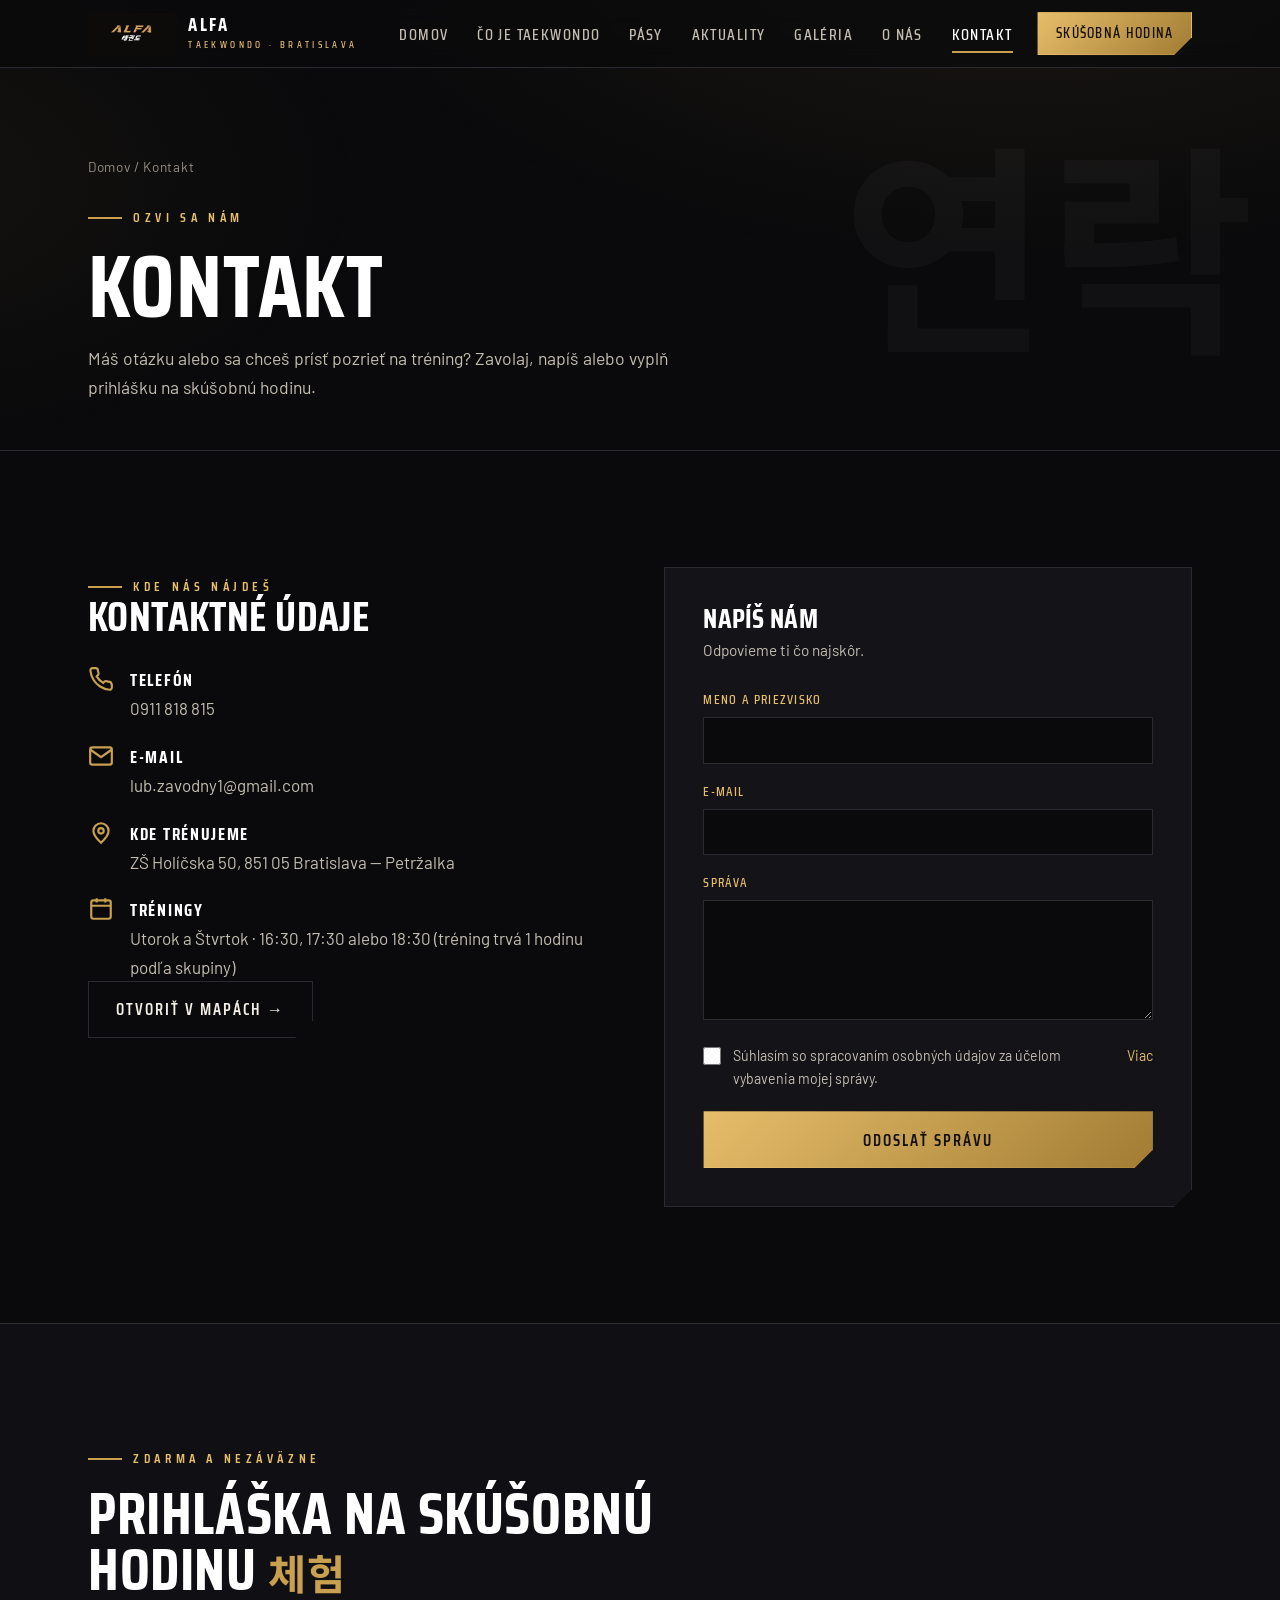
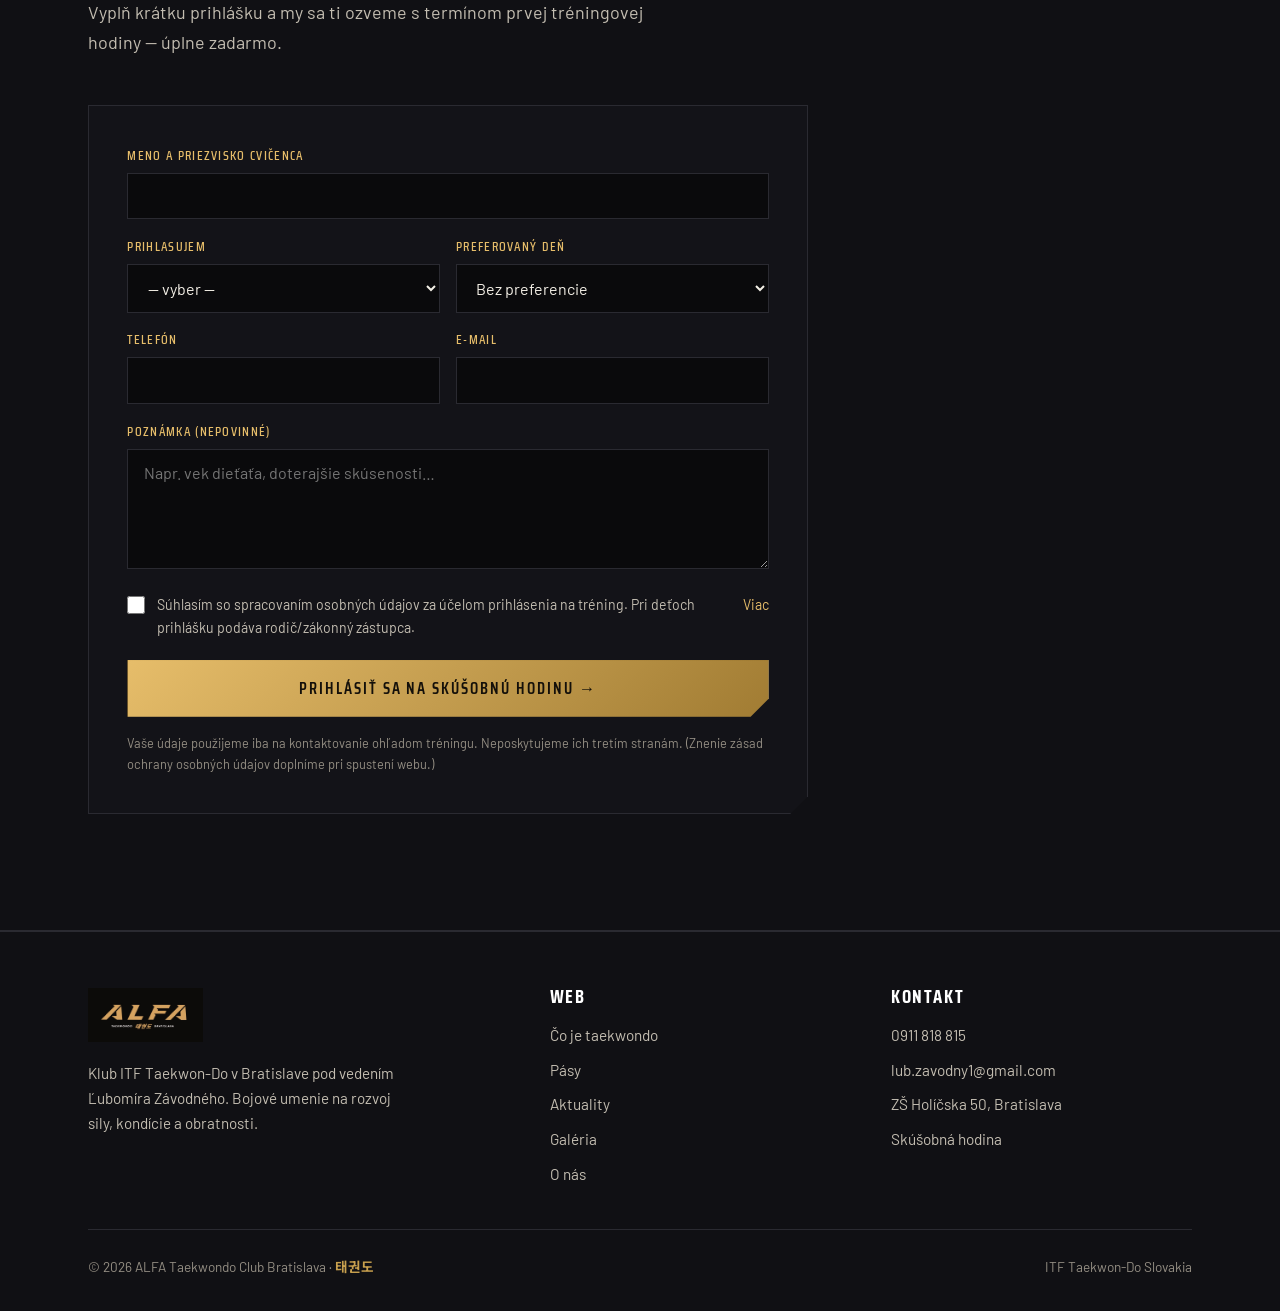
<file: kontakty.html>
<!DOCTYPE html>
<html lang="sk">
<head>
  <meta charset="UTF-8">
  <meta name="viewport" content="width=device-width, initial-scale=1.0">
  <title>Kontakt &amp; prihláška — ALFA Taekwondo Club Bratislava</title>
  <meta name="description" content="Kontakt na klub ALFA Taekwondo Bratislava a prihláška na skúšobnú hodinu zdarma. ZŠ Holíčska 50, tel. 0911 818 815.">
  <link rel="stylesheet" href="css/fonts.css">
  <script>document.documentElement.className += " js";</script>
  <link rel="stylesheet" href="css/style.css">
</head>
<body>
  <header class="site-header">
    <div class="container nav">
      <a class="brand" href="index.php"><img src="assets/logo-mark.jpg" alt="ALFA Taekwondo"><span class="brand-txt"><b>ALFA</b><span>Taekwondo · Bratislava</span></span></a>
      <button class="nav-toggle" aria-label="Menu" aria-expanded="false"><span></span><span></span><span></span></button>
      <ul class="nav-links">
        <li><a href="index.php">Domov</a></li>
        <li><a href="co-je-taekwondo.html">Čo je taekwondo</a></li>
        <li><a href="pasy.html">Pásy</a></li>
        <li><a href="aktuality.php">Aktuality</a></li>
        <li><a href="galeria.php">Galéria</a></li>
        <li><a href="o-nas.html">O nás</a></li>
        <li><a href="kontakty.html">Kontakt</a></li>
        <li class="nav-cta"><a class="btn btn-primary" href="#prihlaska">Skúšobná hodina</a></li>
      </ul>
    </div>
  </header>

  <section class="page-hero">
    <span class="kr-bg" aria-hidden="true">연락</span>
    <div class="container">
      <div class="breadcrumb"><a href="index.php">Domov</a> / Kontakt</div>
      <span class="eyebrow">Ozvi sa nám</span>
      <h1>Kontakt</h1>
      <p>Máš otázku alebo sa chceš prísť pozrieť na tréning? Zavolaj, napíš alebo vyplň prihlášku na skúšobnú hodinu.</p>
    </div>
  </section>

  <!-- Kontaktné údaje + kontaktný formulár -->
  <section>
    <div class="container form-wrap">
      <div class="reveal">
        <span class="eyebrow">Kde nás nájdeš</span>
        <h2 class="section-title" style="font-size:clamp(1.8rem,4vw,2.6rem);margin-bottom:1.8rem;">Kontaktné údaje</h2>
        <ul class="contact-list">
          <li><span class="ic"><svg viewBox="0 0 24 24" fill="none" stroke="currentColor" stroke-width="2"><path d="M22 16.9v3a2 2 0 01-2.2 2 19.8 19.8 0 01-8.6-3 19.5 19.5 0 01-6-6 19.8 19.8 0 01-3-8.7A2 2 0 014.1 2h3a2 2 0 012 1.7c.1.9.3 1.8.6 2.6a2 2 0 01-.5 2.1L8 9.6a16 16 0 006 6l1.2-1.2a2 2 0 012.1-.4c.8.3 1.7.5 2.6.6a2 2 0 011.7 2z"/></svg></span><div><b>Telefón</b><a href="tel:+421911818815">0911 818 815</a></div></li>
          <li><span class="ic"><svg viewBox="0 0 24 24" fill="none" stroke="currentColor" stroke-width="2"><rect x="2" y="4" width="20" height="16" rx="2"/><path d="m2 6 10 7L22 6"/></svg></span><div><b>E-mail</b><a href="mailto:lub.zavodny1@gmail.com">lub.zavodny1@gmail.com</a></div></li>
          <li><span class="ic"><svg viewBox="0 0 24 24" fill="none" stroke="currentColor" stroke-width="2"><path d="M12 21s-7-6.3-7-11a7 7 0 0114 0c0 4.7-7 11-7 11z"/><circle cx="12" cy="10" r="2.5"/></svg></span><div><b>Kde trénujeme</b><span>ZŠ Holíčska 50, 851 05 Bratislava — Petržalka</span></div></li>
          <li><span class="ic"><svg viewBox="0 0 24 24" fill="none" stroke="currentColor" stroke-width="2"><rect x="3" y="4" width="18" height="17" rx="2"/><path d="M3 9h18M8 2v4M16 2v4"/></svg></span><div><b>Tréningy</b><span>Utorok a Štvrtok · 16:30, 17:30 alebo 18:30 (tréning trvá 1 hodinu podľa skupiny)</span></div></li>
        </ul>
        <a class="btn btn-ghost map-link" href="https://www.google.com/maps/search/?api=1&query=Z%C5%A0+Hol%C3%AD%C4%8Dska+50+Bratislava" target="_blank" rel="noopener">Otvoriť v mapách →</a>
      </div>

      <div class="form-card reveal">
        <h3>Napíš nám</h3>
        <p>Odpovieme ti čo najskôr.</p>
        <form data-demo>
          <div class="field"><label for="c-meno">Meno a priezvisko</label><input id="c-meno" name="meno" type="text" required></div>
          <div class="field"><label for="c-email">E-mail</label><input id="c-email" name="email" type="email" required></div>
          <div class="field"><label for="c-sprava">Správa</label><textarea id="c-sprava" name="sprava" required></textarea></div>
          <label class="checkbox"><input type="checkbox" required> Súhlasím so spracovaním osobných údajov za účelom vybavenia mojej správy. <a href="#gdpr" style="color:var(--gold-2)">Viac</a></label>
          <button class="btn btn-primary" type="submit">Odoslať správu</button>
        </form>
      </div>
    </div>
  </section>

  <!-- Prihláška na skúšobnú hodinu -->
  <section id="prihlaska" style="background:var(--ink-2);border-block:1px solid var(--line);">
    <div class="container">
      <div class="head-block reveal">
        <span class="eyebrow">Zdarma a nezáväzne</span>
        <h2 class="section-title">Prihláška na skúšobnú hodinu <span class="kr">체험</span></h2>
        <p class="lead">Vyplň krátku prihlášku a my sa ti ozveme s termínom prvej tréningovej hodiny — úplne zadarmo.</p>
      </div>
      <div class="form-card reveal" style="max-width:720px;">
        <form data-demo="prihlaska">
          <div class="field"><label for="p-meno">Meno a priezvisko cvičenca</label><input id="p-meno" name="meno" type="text" required></div>
          <div class="field row2">
            <div><label for="p-prekoho">Prihlasujem</label>
              <select id="p-prekoho" name="prekoho" required>
                <option value="">— vyber —</option>
                <option>Dieťa</option>
                <option>Dospelý (seba)</option>
              </select>
            </div>
            <div><label for="p-den">Preferovaný deň</label>
              <select id="p-den" name="den">
                <option value="">Bez preferencie</option>
                <option>Utorok</option>
                <option>Štvrtok</option>
              </select>
            </div>
          </div>
          <div class="field row2">
            <div><label for="p-tel">Telefón</label><input id="p-tel" name="telefon" type="tel" required></div>
            <div><label for="p-email">E-mail</label><input id="p-email" name="email" type="email" required></div>
          </div>
          <div class="field"><label for="p-sprava">Poznámka (nepovinné)</label><textarea id="p-sprava" name="sprava" placeholder="Napr. vek dieťaťa, doterajšie skúsenosti…"></textarea></div>
          <label class="checkbox"><input type="checkbox" required> Súhlasím so spracovaním osobných údajov za účelom prihlásenia na tréning. Pri deťoch prihlášku podáva rodič/zákonný zástupca. <a href="#gdpr" style="color:var(--gold-2)">Viac</a></label>
          <button class="btn btn-primary" type="submit">Prihlásiť sa na skúšobnú hodinu →</button>
          <p class="form-note" id="gdpr">Vaše údaje použijeme iba na kontaktovanie ohľadom tréningu. Neposkytujeme ich tretím stranám. (Znenie zásad ochrany osobných údajov doplníme pri spustení webu.)</p>
        </form>
      </div>
    </div>
  </section>

  <footer class="site-footer">
    <div class="container">
      <div class="footer-grid">
        <div><a class="brand" href="index.php"><img src="assets/logo-wordmark.jpg" alt="ALFA Taekwondo Bratislava"></a><p class="f-about">Klub ITF Taekwon-Do v Bratislave pod vedením Ľubomíra Závodného. Bojové umenie na rozvoj sily, kondície a obratnosti.</p></div>
        <div class="footer-col"><h4>Web</h4><ul><li><a href="co-je-taekwondo.html">Čo je taekwondo</a></li><li><a href="pasy.html">Pásy</a></li><li><a href="aktuality.php">Aktuality</a></li><li><a href="galeria.php">Galéria</a></li><li><a href="o-nas.html">O nás</a></li></ul></div>
        <div class="footer-col"><h4>Kontakt</h4><ul><li><a href="tel:+421911818815">0911 818 815</a></li><li><a href="mailto:lub.zavodny1@gmail.com">lub.zavodny1@gmail.com</a></li><li>ZŠ Holíčska 50, Bratislava</li><li><a href="#prihlaska">Skúšobná hodina</a></li></ul></div>
      </div>
      <div class="footer-bottom"><span>© <span data-year>2026</span> ALFA Taekwondo Club Bratislava · <span class="kr">태권도</span></span><span>ITF Taekwon-Do Slovakia</span></div>
    </div>
  </footer>
  <script src="js/main.js"></script>
</body>
</html>
</file>
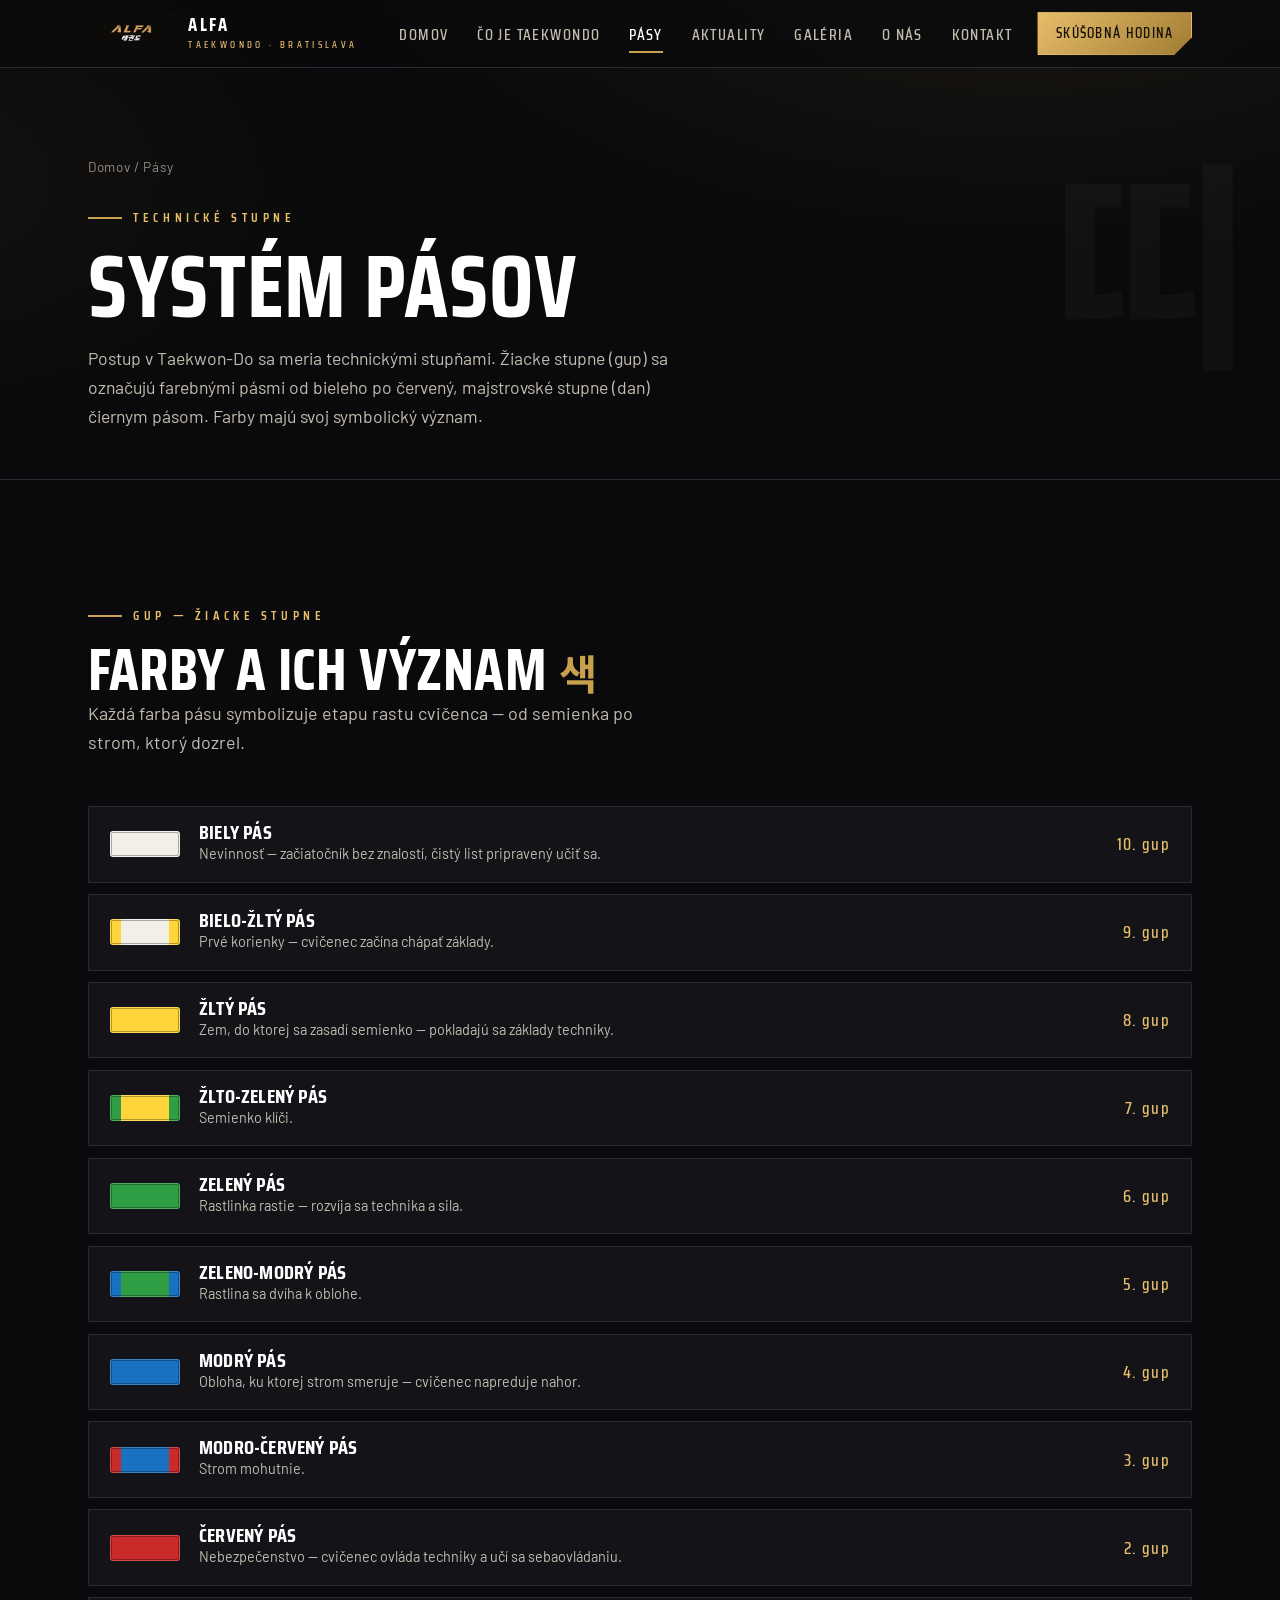
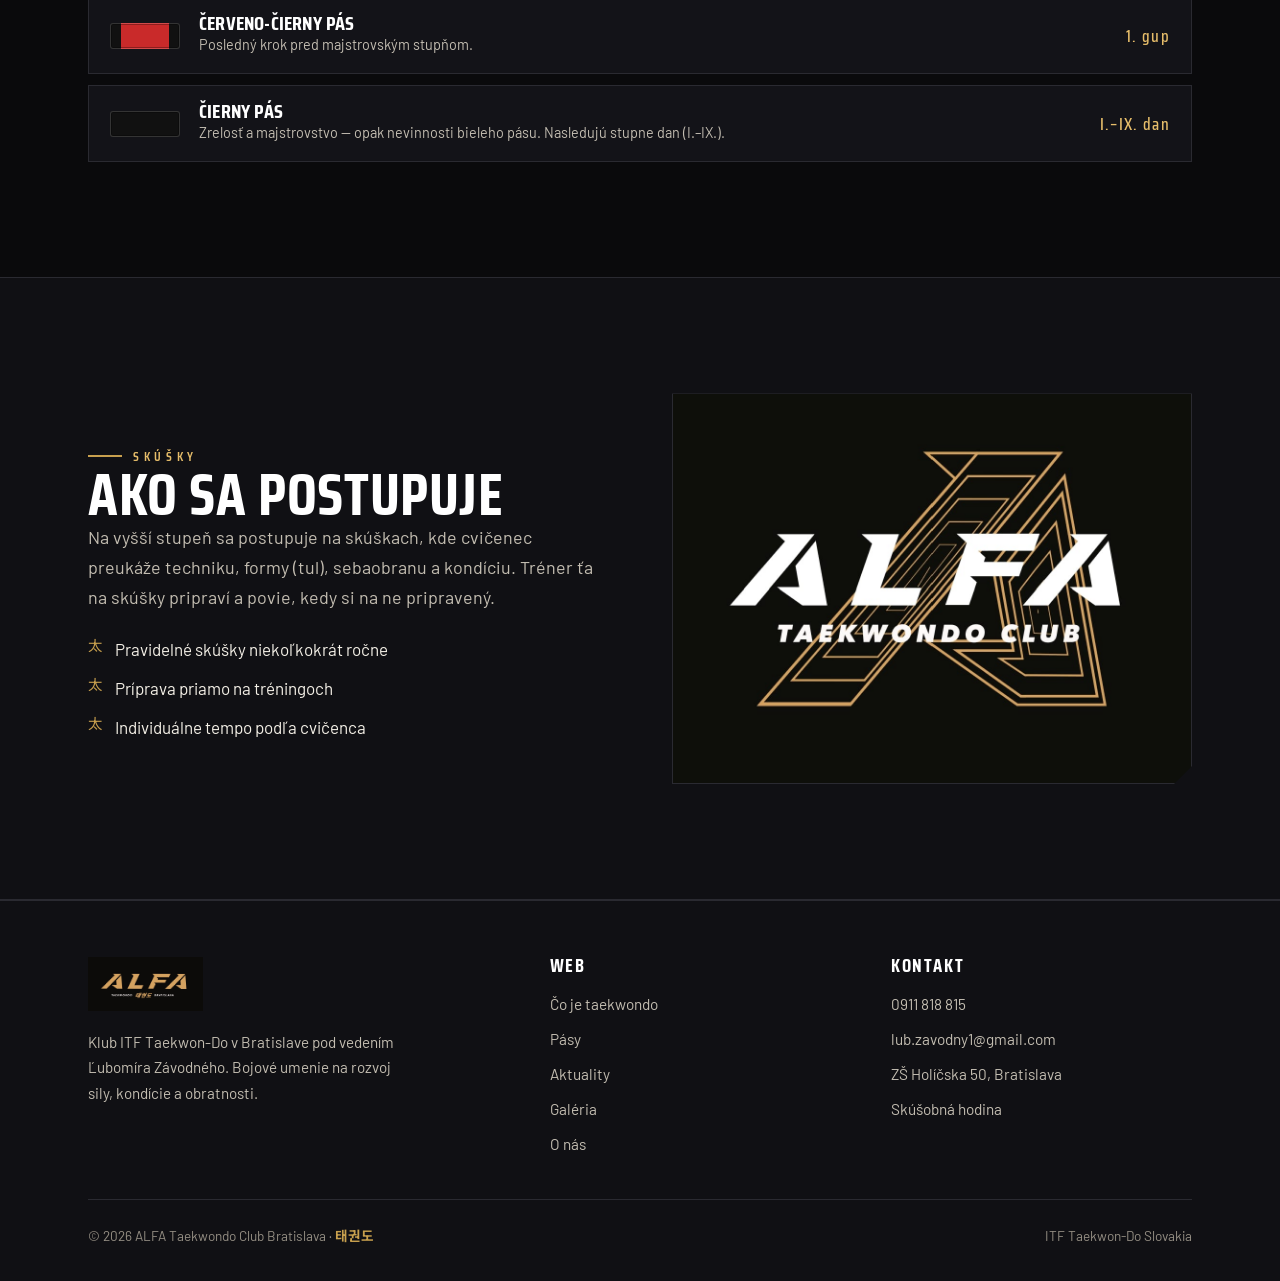
<file: pasy.html>
<!DOCTYPE html>
<html lang="sk">
<head>
  <meta charset="UTF-8">
  <meta name="viewport" content="width=device-width, initial-scale=1.0">
  <title>Pásy — systém stupňov ITF Taekwon-Do | ALFA Bratislava</title>
  <meta name="description" content="Systém pásov v ITF Taekwon-Do — od bieleho po čierny pás. Význam farieb a technické stupne (gup a dan).">
  <link rel="stylesheet" href="css/fonts.css">
  <script>document.documentElement.className += " js";</script>
  <link rel="stylesheet" href="css/style.css">
</head>
<body>
  <header class="site-header">
    <div class="container nav">
      <a class="brand" href="index.php"><img src="assets/logo-mark.jpg" alt="ALFA Taekwondo"><span class="brand-txt"><b>ALFA</b><span>Taekwondo · Bratislava</span></span></a>
      <button class="nav-toggle" aria-label="Menu" aria-expanded="false"><span></span><span></span><span></span></button>
      <ul class="nav-links">
        <li><a href="index.php">Domov</a></li>
        <li><a href="co-je-taekwondo.html">Čo je taekwondo</a></li>
        <li><a href="pasy.html">Pásy</a></li>
        <li><a href="aktuality.php">Aktuality</a></li>
        <li><a href="galeria.php">Galéria</a></li>
        <li><a href="o-nas.html">O nás</a></li>
        <li><a href="kontakty.html">Kontakt</a></li>
        <li class="nav-cta"><a class="btn btn-primary" href="kontakty.html#prihlaska">Skúšobná hodina</a></li>
      </ul>
    </div>
  </header>

  <section class="page-hero">
    <span class="kr-bg" aria-hidden="true">띠</span>
    <div class="container">
      <div class="breadcrumb"><a href="index.php">Domov</a> / Pásy</div>
      <span class="eyebrow">Technické stupne</span>
      <h1>Systém pásov</h1>
      <p>Postup v Taekwon-Do sa meria technickými stupňami. Žiacke stupne (gup) sa označujú farebnými pásmi od bieleho po červený, majstrovské stupne (dan) čiernym pásom. Farby majú svoj symbolický význam.</p>
    </div>
  </section>

  <section>
    <div class="container">
      <div class="head-block reveal">
        <span class="eyebrow">Gup — žiacke stupne</span>
        <h2 class="section-title">Farby a ich význam <span class="kr">색</span></h2>
        <p class="lead">Každá farba pásu symbolizuje etapu rastu cvičenca — od semienka po strom, ktorý dozrel.</p>
      </div>
      <div class="belts">
        <div class="belt reveal"><span class="swatch" style="background:#f2efe6;"></span><div><h4>Biely pás</h4><p>Nevinnosť — začiatočník bez znalostí, čistý list pripravený učiť sa.</p></div><span class="grade">10. gup</span></div>
        <div class="belt reveal"><span class="swatch" style="background:linear-gradient(90deg,#ffd43b 0 15%,#f2efe6 15% 85%,#ffd43b 85% 100%);"></span><div><h4>Bielo-žltý pás</h4><p>Prvé korienky — cvičenec začína chápať základy.</p></div><span class="grade">9. gup</span></div>
        <div class="belt reveal"><span class="swatch" style="background:#ffd43b;"></span><div><h4>Žltý pás</h4><p>Zem, do ktorej sa zasadí semienko — pokladajú sa základy techniky.</p></div><span class="grade">8. gup</span></div>
        <div class="belt reveal"><span class="swatch" style="background:linear-gradient(90deg,#2f9e44 0 15%,#ffd43b 15% 85%,#2f9e44 85% 100%);"></span><div><h4>Žlto-zelený pás</h4><p>Semienko klíči.</p></div><span class="grade">7. gup</span></div>
        <div class="belt reveal"><span class="swatch" style="background:#2f9e44;"></span><div><h4>Zelený pás</h4><p>Rastlinka rastie — rozvíja sa technika a sila.</p></div><span class="grade">6. gup</span></div>
        <div class="belt reveal"><span class="swatch" style="background:linear-gradient(90deg,#1971c2 0 15%,#2f9e44 15% 85%,#1971c2 85% 100%);"></span><div><h4>Zeleno-modrý pás</h4><p>Rastlina sa dvíha k oblohe.</p></div><span class="grade">5. gup</span></div>
        <div class="belt reveal"><span class="swatch" style="background:#1971c2;"></span><div><h4>Modrý pás</h4><p>Obloha, ku ktorej strom smeruje — cvičenec napreduje nahor.</p></div><span class="grade">4. gup</span></div>
        <div class="belt reveal"><span class="swatch" style="background:linear-gradient(90deg,#c92a2a 0 15%,#1971c2 15% 85%,#c92a2a 85% 100%);"></span><div><h4>Modro-červený pás</h4><p>Strom mohutnie.</p></div><span class="grade">3. gup</span></div>
        <div class="belt reveal"><span class="swatch" style="background:#c92a2a;"></span><div><h4>Červený pás</h4><p>Nebezpečenstvo — cvičenec ovláda techniky a učí sa sebaovládaniu.</p></div><span class="grade">2. gup</span></div>
        <div class="belt reveal"><span class="swatch" style="background:linear-gradient(90deg,#111 0 15%,#c92a2a 15% 85%,#111 85% 100%);"></span><div><h4>Červeno-čierny pás</h4><p>Posledný krok pred majstrovským stupňom.</p></div><span class="grade">1. gup</span></div>
        <div class="belt reveal"><span class="swatch" style="background:#111;"></span><div><h4>Čierny pás</h4><p>Zrelosť a majstrovstvo — opak nevinnosti bieleho pásu. Nasledujú stupne dan (I.–IX.).</p></div><span class="grade">I.–IX. dan</span></div>
      </div>
    </div>
  </section>

  <section style="background:var(--ink-2);border-block:1px solid var(--line);">
    <div class="container split rev">
      <div class="split-media reveal"><img src="assets/logo-full.jpg" alt="ALFA Taekwondo Club"></div>
      <div class="reveal">
        <span class="eyebrow">Skúšky</span>
        <h2 class="section-title">Ako sa postupuje</h2>
        <p class="lead">Na vyšší stupeň sa postupuje na skúškach, kde cvičenec preukáže techniku, formy (tul), sebaobranu a kondíciu. Tréner ťa na skúšky pripraví a povie, kedy si na ne pripravený.</p>
        <ul class="ticklist">
          <li>Pravidelné skúšky niekoľkokrát ročne</li>
          <li>Príprava priamo na tréningoch</li>
          <li>Individuálne tempo podľa cvičenca</li>
        </ul>
      </div>
    </div>
  </section>

  <footer class="site-footer">
    <div class="container">
      <div class="footer-grid">
        <div><a class="brand" href="index.php"><img src="assets/logo-wordmark.jpg" alt="ALFA Taekwondo Bratislava"></a><p class="f-about">Klub ITF Taekwon-Do v Bratislave pod vedením Ľubomíra Závodného. Bojové umenie na rozvoj sily, kondície a obratnosti.</p></div>
        <div class="footer-col"><h4>Web</h4><ul><li><a href="co-je-taekwondo.html">Čo je taekwondo</a></li><li><a href="pasy.html">Pásy</a></li><li><a href="aktuality.php">Aktuality</a></li><li><a href="galeria.php">Galéria</a></li><li><a href="o-nas.html">O nás</a></li></ul></div>
        <div class="footer-col"><h4>Kontakt</h4><ul><li><a href="tel:+421911818815">0911 818 815</a></li><li><a href="mailto:lub.zavodny1@gmail.com">lub.zavodny1@gmail.com</a></li><li>ZŠ Holíčska 50, Bratislava</li><li><a href="kontakty.html#prihlaska">Skúšobná hodina</a></li></ul></div>
      </div>
      <div class="footer-bottom"><span>© <span data-year>2026</span> ALFA Taekwondo Club Bratislava · <span class="kr">태권도</span></span><span>ITF Taekwon-Do Slovakia</span></div>
    </div>
  </footer>
  <script src="js/main.js"></script>
</body>
</html>
</file>
<file: css/fonts.css>
/* Self-hostované fonty — Saira Condensed, Barlow, Noto Sans KR (subset).
   Generované pre ALFA Taekwondo (GDPR: bez volania Google). */

/* Saira Condensed — latin-ext */
@font-face {
  font-family: 'Saira Condensed';
  font-style: normal;
  font-weight: 500;
  font-display: swap;
  src: url(../assets/fonts/saira-condensed-500-latin-ext.woff2) format('woff2');
  unicode-range: U+0100-02BA, U+02BD-02C5, U+02C7-02CC, U+02CE-02D7, U+02DD-02FF, U+0304, U+0308, U+0329, U+1D00-1DBF, U+1E00-1E9F, U+1EF2-1EFF, U+2020, U+20A0-20AB, U+20AD-20C0, U+2113, U+2C60-2C7F, U+A720-A7FF;
}

/* Saira Condensed — latin */
@font-face {
  font-family: 'Saira Condensed';
  font-style: normal;
  font-weight: 500;
  font-display: swap;
  src: url(../assets/fonts/saira-condensed-500-latin.woff2) format('woff2');
  unicode-range: U+0000-00FF, U+0131, U+0152-0153, U+02BB-02BC, U+02C6, U+02DA, U+02DC, U+0304, U+0308, U+0329, U+2000-206F, U+20AC, U+2122, U+2191, U+2193, U+2212, U+2215, U+FEFF, U+FFFD;
}

/* Saira Condensed — latin-ext */
@font-face {
  font-family: 'Saira Condensed';
  font-style: normal;
  font-weight: 600;
  font-display: swap;
  src: url(../assets/fonts/saira-condensed-600-latin-ext.woff2) format('woff2');
  unicode-range: U+0100-02BA, U+02BD-02C5, U+02C7-02CC, U+02CE-02D7, U+02DD-02FF, U+0304, U+0308, U+0329, U+1D00-1DBF, U+1E00-1E9F, U+1EF2-1EFF, U+2020, U+20A0-20AB, U+20AD-20C0, U+2113, U+2C60-2C7F, U+A720-A7FF;
}

/* Saira Condensed — latin */
@font-face {
  font-family: 'Saira Condensed';
  font-style: normal;
  font-weight: 600;
  font-display: swap;
  src: url(../assets/fonts/saira-condensed-600-latin.woff2) format('woff2');
  unicode-range: U+0000-00FF, U+0131, U+0152-0153, U+02BB-02BC, U+02C6, U+02DA, U+02DC, U+0304, U+0308, U+0329, U+2000-206F, U+20AC, U+2122, U+2191, U+2193, U+2212, U+2215, U+FEFF, U+FFFD;
}

/* Saira Condensed — latin-ext */
@font-face {
  font-family: 'Saira Condensed';
  font-style: normal;
  font-weight: 700;
  font-display: swap;
  src: url(../assets/fonts/saira-condensed-700-latin-ext.woff2) format('woff2');
  unicode-range: U+0100-02BA, U+02BD-02C5, U+02C7-02CC, U+02CE-02D7, U+02DD-02FF, U+0304, U+0308, U+0329, U+1D00-1DBF, U+1E00-1E9F, U+1EF2-1EFF, U+2020, U+20A0-20AB, U+20AD-20C0, U+2113, U+2C60-2C7F, U+A720-A7FF;
}

/* Saira Condensed — latin */
@font-face {
  font-family: 'Saira Condensed';
  font-style: normal;
  font-weight: 700;
  font-display: swap;
  src: url(../assets/fonts/saira-condensed-700-latin.woff2) format('woff2');
  unicode-range: U+0000-00FF, U+0131, U+0152-0153, U+02BB-02BC, U+02C6, U+02DA, U+02DC, U+0304, U+0308, U+0329, U+2000-206F, U+20AC, U+2122, U+2191, U+2193, U+2212, U+2215, U+FEFF, U+FFFD;
}

/* Saira Condensed — latin-ext */
@font-face {
  font-family: 'Saira Condensed';
  font-style: normal;
  font-weight: 800;
  font-display: swap;
  src: url(../assets/fonts/saira-condensed-800-latin-ext.woff2) format('woff2');
  unicode-range: U+0100-02BA, U+02BD-02C5, U+02C7-02CC, U+02CE-02D7, U+02DD-02FF, U+0304, U+0308, U+0329, U+1D00-1DBF, U+1E00-1E9F, U+1EF2-1EFF, U+2020, U+20A0-20AB, U+20AD-20C0, U+2113, U+2C60-2C7F, U+A720-A7FF;
}

/* Saira Condensed — latin */
@font-face {
  font-family: 'Saira Condensed';
  font-style: normal;
  font-weight: 800;
  font-display: swap;
  src: url(../assets/fonts/saira-condensed-800-latin.woff2) format('woff2');
  unicode-range: U+0000-00FF, U+0131, U+0152-0153, U+02BB-02BC, U+02C6, U+02DA, U+02DC, U+0304, U+0308, U+0329, U+2000-206F, U+20AC, U+2122, U+2191, U+2193, U+2212, U+2215, U+FEFF, U+FFFD;
}

/* Barlow — latin-ext */
@font-face {
  font-family: 'Barlow';
  font-style: normal;
  font-weight: 300;
  font-display: swap;
  src: url(../assets/fonts/barlow-300-latin-ext.woff2) format('woff2');
  unicode-range: U+0100-02BA, U+02BD-02C5, U+02C7-02CC, U+02CE-02D7, U+02DD-02FF, U+0304, U+0308, U+0329, U+1D00-1DBF, U+1E00-1E9F, U+1EF2-1EFF, U+2020, U+20A0-20AB, U+20AD-20C0, U+2113, U+2C60-2C7F, U+A720-A7FF;
}

/* Barlow — latin */
@font-face {
  font-family: 'Barlow';
  font-style: normal;
  font-weight: 300;
  font-display: swap;
  src: url(../assets/fonts/barlow-300-latin.woff2) format('woff2');
  unicode-range: U+0000-00FF, U+0131, U+0152-0153, U+02BB-02BC, U+02C6, U+02DA, U+02DC, U+0304, U+0308, U+0329, U+2000-206F, U+20AC, U+2122, U+2191, U+2193, U+2212, U+2215, U+FEFF, U+FFFD;
}

/* Barlow — latin-ext */
@font-face {
  font-family: 'Barlow';
  font-style: normal;
  font-weight: 400;
  font-display: swap;
  src: url(../assets/fonts/barlow-400-latin-ext.woff2) format('woff2');
  unicode-range: U+0100-02BA, U+02BD-02C5, U+02C7-02CC, U+02CE-02D7, U+02DD-02FF, U+0304, U+0308, U+0329, U+1D00-1DBF, U+1E00-1E9F, U+1EF2-1EFF, U+2020, U+20A0-20AB, U+20AD-20C0, U+2113, U+2C60-2C7F, U+A720-A7FF;
}

/* Barlow — latin */
@font-face {
  font-family: 'Barlow';
  font-style: normal;
  font-weight: 400;
  font-display: swap;
  src: url(../assets/fonts/barlow-400-latin.woff2) format('woff2');
  unicode-range: U+0000-00FF, U+0131, U+0152-0153, U+02BB-02BC, U+02C6, U+02DA, U+02DC, U+0304, U+0308, U+0329, U+2000-206F, U+20AC, U+2122, U+2191, U+2193, U+2212, U+2215, U+FEFF, U+FFFD;
}

/* Barlow — latin-ext */
@font-face {
  font-family: 'Barlow';
  font-style: normal;
  font-weight: 500;
  font-display: swap;
  src: url(../assets/fonts/barlow-500-latin-ext.woff2) format('woff2');
  unicode-range: U+0100-02BA, U+02BD-02C5, U+02C7-02CC, U+02CE-02D7, U+02DD-02FF, U+0304, U+0308, U+0329, U+1D00-1DBF, U+1E00-1E9F, U+1EF2-1EFF, U+2020, U+20A0-20AB, U+20AD-20C0, U+2113, U+2C60-2C7F, U+A720-A7FF;
}

/* Barlow — latin */
@font-face {
  font-family: 'Barlow';
  font-style: normal;
  font-weight: 500;
  font-display: swap;
  src: url(../assets/fonts/barlow-500-latin.woff2) format('woff2');
  unicode-range: U+0000-00FF, U+0131, U+0152-0153, U+02BB-02BC, U+02C6, U+02DA, U+02DC, U+0304, U+0308, U+0329, U+2000-206F, U+20AC, U+2122, U+2191, U+2193, U+2212, U+2215, U+FEFF, U+FFFD;
}

/* Barlow — latin-ext */
@font-face {
  font-family: 'Barlow';
  font-style: normal;
  font-weight: 600;
  font-display: swap;
  src: url(../assets/fonts/barlow-600-latin-ext.woff2) format('woff2');
  unicode-range: U+0100-02BA, U+02BD-02C5, U+02C7-02CC, U+02CE-02D7, U+02DD-02FF, U+0304, U+0308, U+0329, U+1D00-1DBF, U+1E00-1E9F, U+1EF2-1EFF, U+2020, U+20A0-20AB, U+20AD-20C0, U+2113, U+2C60-2C7F, U+A720-A7FF;
}

/* Barlow — latin */
@font-face {
  font-family: 'Barlow';
  font-style: normal;
  font-weight: 600;
  font-display: swap;
  src: url(../assets/fonts/barlow-600-latin.woff2) format('woff2');
  unicode-range: U+0000-00FF, U+0131, U+0152-0153, U+02BB-02BC, U+02C6, U+02DA, U+02DC, U+0304, U+0308, U+0329, U+2000-206F, U+20AC, U+2122, U+2191, U+2193, U+2212, U+2215, U+FEFF, U+FFFD;
}

/* Barlow — latin-ext */
@font-face {
  font-family: 'Barlow';
  font-style: normal;
  font-weight: 700;
  font-display: swap;
  src: url(../assets/fonts/barlow-700-latin-ext.woff2) format('woff2');
  unicode-range: U+0100-02BA, U+02BD-02C5, U+02C7-02CC, U+02CE-02D7, U+02DD-02FF, U+0304, U+0308, U+0329, U+1D00-1DBF, U+1E00-1E9F, U+1EF2-1EFF, U+2020, U+20A0-20AB, U+20AD-20C0, U+2113, U+2C60-2C7F, U+A720-A7FF;
}

/* Barlow — latin */
@font-face {
  font-family: 'Barlow';
  font-style: normal;
  font-weight: 700;
  font-display: swap;
  src: url(../assets/fonts/barlow-700-latin.woff2) format('woff2');
  unicode-range: U+0000-00FF, U+0131, U+0152-0153, U+02BB-02BC, U+02C6, U+02DA, U+02DC, U+0304, U+0308, U+0329, U+2000-206F, U+20AC, U+2122, U+2191, U+2193, U+2212, U+2215, U+FEFF, U+FFFD;
}


/* Noto Sans KR — subset (len použité kórejské znaky) */
@font-face {
  font-family: 'Noto Sans KR';
  font-style: normal;
  font-weight: 400;
  font-display: swap;
  src: url(../assets/fonts/noto-sans-kr-400-subset.woff2) format('woff2');
  unicode-range: U+592a, U+ad8c, U+b3c4, U+b760, U+b77d, U+bb34, U+c0ac, U+c0c9, U+c18c, U+c2dd, U+c54c, U+c5f0, U+c9c4, U+ccb4, U+d0dc, U+d30c, U+d5d8;
}
@font-face {
  font-family: 'Noto Sans KR';
  font-style: normal;
  font-weight: 700;
  font-display: swap;
  src: url(../assets/fonts/noto-sans-kr-700-subset.woff2) format('woff2');
  unicode-range: U+592a, U+ad8c, U+b3c4, U+b760, U+b77d, U+bb34, U+c0ac, U+c0c9, U+c18c, U+c2dd, U+c54c, U+c5f0, U+c9c4, U+ccb4, U+d0dc, U+d30c, U+d5d8;
}

/* Vlajky ako emoji (🇸🇰 🇰🇷 …) — Windows ich v emoji písme nemá a zobrazí len písmená „SK“.
   Twemoji Country Flags (grafika Twemoji © Twitter, CC-BY 4.0; balík country-flag-emoji-polyfill, MIT).
   Platí len pre znaky vlajok (unicode-range), ostatný text sa nemení. */
@font-face {
  font-family: 'Twemoji Country Flags';
  font-style: normal;
  font-display: swap;
  src: url(../assets/fonts/twemoji-country-flags.woff2) format('woff2');
  unicode-range: U+1F1E6-1F1FF, U+1F3F4, U+E0062-E0063, U+E0065, U+E0067, U+E006C, U+E006E, U+E0073-E0074, U+E0077, U+E007F;
}
</file>
<file: css/style.css>
/* ============================================================
   ALFA Taekwondo Club Bratislava — náčrt (demo)
   Tmavý „bojový" vzhľad: čierna / zlatá / biela, ostré uhly.
   ============================================================ */

:root {
  --ink:        #0a0a0c;
  --ink-2:      #101014;
  --ink-3:      #17171c;
  --panel:      #131318;
  --line:       #2a2a31;
  --gold:       #c8a04e;
  --gold-2:     #e6bd6a;
  --gold-deep:  #a17c33;
  --bone:       #f3efe6;
  --muted:      #c3bdb1;
  --muted-2:    #948e83;
  --white:      #ffffff;

  --maxw: 1200px;
  --gutter: clamp(1.1rem, 4vw, 3rem);

  --font-display: "Twemoji Country Flags", "Saira Condensed", "Oswald", sans-serif;
  --font-body: "Twemoji Country Flags", "Barlow", system-ui, sans-serif;
  --font-kr: "Noto Sans KR", sans-serif;

  --cut: polygon(0 0, 100% 0, 100% calc(100% - 18px), calc(100% - 18px) 100%, 0 100%);
}

* { box-sizing: border-box; margin: 0; padding: 0; }

html { scroll-behavior: smooth; }

body {
  background: var(--ink);
  color: var(--bone);
  font-family: var(--font-body);
  font-size: 17px;
  line-height: 1.65;
  -webkit-font-smoothing: antialiased;
  overflow-x: hidden;
}

/* Jemný „grain" + zlaté svetlo v pozadí */
body::before {
  content: "";
  position: fixed;
  inset: 0;
  pointer-events: none;
  z-index: 0;
  background:
    radial-gradient(1200px 600px at 80% -10%, rgba(200,160,78,0.10), transparent 60%),
    radial-gradient(900px 500px at -10% 20%, rgba(200,160,78,0.06), transparent 55%);
}

img { max-width: 100%; height: auto; display: block; }
a { color: inherit; text-decoration: none; }

/* --------- Typografia --------- */
h1, h2, h3, h4 {
  font-family: var(--font-display);
  font-weight: 700;
  line-height: 0.95;
  letter-spacing: 0.01em;
  text-transform: uppercase;
}

.kr { font-family: var(--font-kr); font-weight: 700; }

.eyebrow {
  font-family: var(--font-display);
  text-transform: uppercase;
  letter-spacing: 0.35em;
  font-size: 0.82rem;
  font-weight: 600;
  color: var(--gold-2);
  display: inline-flex;
  align-items: center;
  gap: 0.7rem;
}
.eyebrow::before {
  content: "";
  width: 34px; height: 2px;
  background: var(--gold);
}

.section-title {
  font-size: clamp(2.1rem, 5.5vw, 3.7rem);
  color: var(--white);
}
.section-title .kr { color: var(--gold); font-size: 0.7em; }

.lead { color: var(--muted); font-size: 1.12rem; max-width: 60ch; }

.container {
  width: 100%;
  max-width: var(--maxw);
  margin-inline: auto;
  padding-inline: var(--gutter);
  position: relative;
  z-index: 1;
}

section { padding-block: clamp(4rem, 9vw, 7.5rem); position: relative; }

.text-gold { color: var(--gold-2); }

/* --------- Tlačidlá --------- */
.btn {
  --pad-y: 0.9rem;
  display: inline-flex;
  align-items: center;
  gap: 0.6rem;
  font-family: var(--font-display);
  text-transform: uppercase;
  letter-spacing: 0.12em;
  font-weight: 600;
  font-size: 1.02rem;
  padding: var(--pad-y) 1.7rem;
  border: 1.5px solid transparent;
  cursor: pointer;
  transition: transform .18s ease, background .2s ease, color .2s ease, box-shadow .2s ease;
  clip-path: var(--cut);
  white-space: nowrap;
}
.btn-primary {
  background: linear-gradient(135deg, var(--gold-2), var(--gold-deep));
  color: #14100a;
  box-shadow: 0 10px 30px -12px rgba(200,160,78,0.6);
}
.btn-primary:hover { transform: translateY(-2px); box-shadow: 0 16px 34px -12px rgba(200,160,78,0.75); }
.btn-ghost {
  background: transparent;
  border-color: var(--line);
  color: var(--bone);
}
.btn-ghost:hover { border-color: var(--gold); color: var(--gold-2); transform: translateY(-2px); }
.btn svg { width: 18px; height: 18px; }

/* ============================================================
   HLAVIČKA
   ============================================================ */
.site-header {
  position: sticky;
  top: 0;
  z-index: 50;
  background: rgba(10,10,12,0.72);
  backdrop-filter: blur(12px);
  border-bottom: 1px solid var(--line);
}
.nav {
  display: flex;
  align-items: center;
  justify-content: space-between;
  gap: 1.5rem;
  padding-block: 0.75rem;
}
.brand { display: flex; align-items: center; gap: 0.7rem; }
.brand img { height: 42px; width: auto; }
.brand .brand-txt { font-family: var(--font-display); text-transform: uppercase; line-height: 1; }
.brand .brand-txt b { display: block; font-size: 1.15rem; letter-spacing: 0.14em; color: var(--white); }
.brand .brand-txt span { font-size: 0.62rem; letter-spacing: 0.34em; color: var(--gold-2); }

.nav-links {
  display: flex;
  align-items: center;
  gap: 0.3rem;
  list-style: none;
}
.nav-links a {
  font-family: var(--font-display);
  text-transform: uppercase;
  letter-spacing: 0.09em;
  font-weight: 500;
  font-size: 0.98rem;
  color: var(--muted);
  padding: 0.5rem 0.75rem;
  position: relative;
  white-space: nowrap;
  transition: color .18s ease;
}
.nav-links a:hover, .nav-links a.active { color: var(--white); }
.nav-links a.active::after {
  content: ""; position: absolute; left: 0.75rem; right: 0.75rem; bottom: 0.15rem;
  height: 2px; background: var(--gold);
}
.nav-cta { margin-left: 0.5rem; }
.nav-cta a.btn { --pad-y: 0.55rem; font-size: 0.9rem; padding: 0.55rem 1.1rem; }
/* prebíja .nav-links a farbu, aby bol text na zlatom tlačidle tmavý a čitateľný */
.nav-links .nav-cta a.btn-primary { color: #14100a; }
.nav-links .nav-cta a.btn-primary:hover { color: #14100a; }

.nav-toggle {
  display: none;
  background: none; border: 1px solid var(--line);
  width: 44px; height: 42px; cursor: pointer;
  flex-direction: column; gap: 5px; align-items: center; justify-content: center;
}
.nav-toggle span { width: 22px; height: 2px; background: var(--bone); transition: .25s; }
.nav-toggle.open span:nth-child(1) { transform: translateY(7px) rotate(45deg); }
.nav-toggle.open span:nth-child(2) { opacity: 0; }
.nav-toggle.open span:nth-child(3) { transform: translateY(-7px) rotate(-45deg); }

@media (max-width: 940px) {
  .nav-toggle { display: flex; }
  .nav-links {
    position: fixed;
    inset: 64px 0 auto 0;
    flex-direction: column;
    align-items: stretch;
    gap: 0;
    background: var(--ink-2);
    border-bottom: 1px solid var(--line);
    padding: 0.5rem var(--gutter) 1.2rem;
    transform: translateY(-120%);
    visibility: hidden;                 /* zatvorené menu nie je v poradí tabulátora ani pre čítačky */
    transition: transform .3s ease, visibility 0s .3s;
    z-index: 40;
  }
  .nav-links.show { transform: translateY(0); visibility: visible; transition: transform .3s ease; }
  /* display:block → padding aj spodná čiara sa počítajú z celej šírky položky,
     takže oddeľovač je pod textom a neprechádza cezeň */
  .nav-links a { display: block; padding: 0.9rem 0.4rem; border-bottom: 1px solid var(--line); font-size: 1.15rem; }
  .nav-links li:last-of-type a { border-bottom: none; }
  .nav-links .nav-cta a.btn { border-bottom: none; }
  .nav-cta { margin: 0.8rem 0 0; }
  .nav-cta .btn { width: 100%; justify-content: center; }
}

/* ============================================================
   HERO
   ============================================================ */
.hero {
  position: relative;
  padding-block: clamp(3.5rem, 8vw, 7rem);
  overflow: hidden;
}
.hero-mark {
  position: absolute;
  right: -6%; top: 50%; transform: translateY(-50%);
  width: min(60vw, 720px);
  opacity: 0.14;
  filter: grayscale(1) contrast(1.1);
  mix-blend-mode: screen;
  pointer-events: none;
  z-index: 0;
}
.hero-grid {
  position: relative;
  z-index: 1;
  display: grid;
  grid-template-columns: 1.15fr 0.85fr;
  gap: clamp(2rem, 5vw, 4rem);
  align-items: center;
}
.hero-title {
  font-size: clamp(3.4rem, 12vw, 8rem);
  color: var(--white);
  letter-spacing: 0.01em;
}
.hero-title .kr { display: block; font-size: 0.28em; letter-spacing: 0.3em; color: var(--gold); margin-top: 0.4rem; }
.hero-claim {
  color: var(--gold-2);
  font-family: var(--font-display);
  text-transform: uppercase;
  letter-spacing: 0.06em;
  font-size: clamp(1.1rem, 2.4vw, 1.5rem);
  margin-top: 1.2rem;
  max-width: 26ch;
}
.hero p.lead { margin-top: 1.2rem; }
.hero-actions { display: flex; flex-wrap: wrap; gap: 0.9rem; margin-top: 2rem; }

.hero-figure {
  position: relative;
}
.hero-figure img {
  width: 100%;
  height: auto;
  display: block;
  object-fit: contain;
  /* jemne rozpustí okraje obrázka do tmavého pozadia hero */
  -webkit-mask-image: linear-gradient(90deg, transparent, #000 8%, #000 92%, transparent),
                      linear-gradient(180deg, transparent, #000 10%, #000 90%, transparent);
          mask-image: linear-gradient(90deg, transparent, #000 8%, #000 92%, transparent),
                      linear-gradient(180deg, transparent, #000 10%, #000 90%, transparent);
  -webkit-mask-composite: source-in;
          mask-composite: intersect;
}

/* Fotka na pozadí hero — zobrazí sa len na mobile/tablete (à la Pezinok).
   Pri väčších obrazovkách ostáva pravý obrázok (.hero-figure). */
.hero-bg { display: none; }

@media (max-width: 820px) {
  .hero-grid { grid-template-columns: 1fr; }
  .hero-figure { display: none; }
  .hero-mark { display: none; }

  .hero { padding-block: clamp(4.5rem, 15vw, 7rem); }
  .hero-bg {
    display: block;
    position: absolute; inset: 0; z-index: 0;
    /* cover = celoplošný podmaz od kraja po kraj (ako Pezinok); stred obrázka
       (kopajúca akcia + zlaté „A") ostáva, ITF odznaky z rohu sa orežú */
    background: url("../assets/extrakt.jpg") center 38% / cover no-repeat;
    background-color: var(--ink);
  }
  /* stmavenie – hore ľahšie (vidno kopajúcich), za textom výraznejšie kvôli čitateľnosti */
  .hero-bg::after {
    content: "";
    position: absolute; inset: 0;
    background: linear-gradient(180deg,
      rgba(10,10,12,0.40) 0%,
      rgba(10,10,12,0.45) 38%,
      rgba(10,10,12,0.82) 74%,
      rgba(10,10,12,0.96) 100%);
  }
  /* text v hero nech je čitateľný nad fotkou: svetlejší odsek + jemný tieň */
  .hero .lead { color: var(--bone); }
  .hero .eyebrow,
  .hero .hero-title,
  .hero .hero-claim,
  .hero .lead {
    text-shadow: 0 2px 12px rgba(0,0,0,0.75);
  }
}

/* ============================================================
   INFO STRIP
   ============================================================ */
.strip {
  border-block: 1px solid var(--line);
  background: var(--ink-2);
}
.strip-grid {
  display: grid;
  grid-template-columns: repeat(3, 1fr);
  gap: 1px;
  background: var(--line);
}
.strip-item {
  background: var(--ink-2);
  padding: 1.6rem var(--gutter);
  display: flex; gap: 1rem; align-items: center;
}
.strip-item .ic { color: var(--gold); flex: none; }
.strip-item .ic svg { width: 30px; height: 30px; }
.strip-item b { display: block; font-family: var(--font-display); text-transform: uppercase; letter-spacing: 0.1em; color: var(--white); font-size: 1.15rem; }
.strip-item span { color: var(--muted); font-size: 0.95rem; }
@media (max-width: 760px) { .strip-grid { grid-template-columns: 1fr; } }

/* ============================================================
   SEKCIE / KARTY
   ============================================================ */
.head-block { max-width: 720px; margin-bottom: 3rem; }
.head-block .eyebrow { margin-bottom: 1rem; }

.cards {
  display: grid;
  grid-template-columns: repeat(auto-fit, minmax(240px, 1fr));
  gap: 1.2rem;
}
.card {
  background: var(--panel);
  border: 1px solid var(--line);
  padding: 1.9rem 1.6rem;
  clip-path: var(--cut);
  transition: transform .2s ease, border-color .2s ease;
}
.card:hover { transform: translateY(-4px); border-color: var(--gold-deep); }
.card .num { font-family: var(--font-display); color: var(--gold); font-size: 2.4rem; line-height: 1; }
.card .ic { color: var(--gold); margin-bottom: 1rem; }
.card .ic svg { width: 38px; height: 38px; }
.card h3 { color: var(--white); font-size: 1.5rem; margin-bottom: 0.6rem; }
.card p { color: var(--muted); font-size: 0.98rem; }

/* Split (obrázok + text) */
.split {
  display: grid;
  grid-template-columns: 1fr 1fr;
  gap: clamp(2rem, 5vw, 4rem);
  align-items: center;
}
.split.rev .split-media { order: 2; }
.split-media {
  clip-path: var(--cut);
  border: 1px solid var(--line);
  position: relative;
}
.split-media img { width: 100%; aspect-ratio: 4/3; object-fit: cover; }
@media (max-width: 820px) {
  .split { grid-template-columns: 1fr; }
  .split.rev .split-media { order: 0; }
}

/* Zoznam s odrážkami */
.ticklist { list-style: none; display: grid; gap: 0.7rem; margin-top: 1.4rem; }
.ticklist li { display: flex; gap: 0.8rem; color: var(--bone); }
.ticklist li::before {
  content: "太"; font-family: var(--font-kr); color: var(--gold);
  font-size: 0.9rem; line-height: 1.6; flex: none;
}

/* ============================================================
   DISCIPLÍNY (súťažné ITF)
   ============================================================ */
.disc-grid {
  display: grid;
  grid-template-columns: repeat(auto-fit, minmax(260px, 1fr));
  gap: 1.4rem;
}
.disc {
  background: var(--panel);
  border: 1px solid var(--line);
  overflow: hidden;
  display: flex; flex-direction: column;
  transition: transform .2s ease, border-color .2s ease;
}
.disc:hover { transform: translateY(-4px); border-color: var(--gold-deep); }
.disc-media {
  position: relative;
  aspect-ratio: 16/11;
  background-color: var(--ink-3);
  /* fotka je v HTML ako inline background-image (relatívne k stránke); bez nej ostane tmavý placeholder */
  background-size: cover;
  background-position: center;
  filter: grayscale(0.2);
}
/* jemný watermark názvu ako placeholder (na doplnenej fotke je takmer neviditeľný) */
.disc-media::after {
  content: attr(data-tag);
  position: absolute; inset: 0;
  display: grid; place-items: center;
  font-family: var(--font-display); font-weight: 700;
  text-transform: uppercase; letter-spacing: 0.14em;
  font-size: 2rem; color: rgba(200,160,78,0.12);
  pointer-events: none;
}
.disc-body { padding: 1.5rem 1.6rem 1.8rem; display: flex; flex-direction: column; gap: 0.5rem; flex: 1; }
.disc-tag { font-family: var(--font-display); text-transform: uppercase; letter-spacing: 0.18em; color: var(--gold); font-size: 0.82rem; }
.disc h3 { color: var(--white); font-size: 1.5rem; }
.disc p { color: var(--muted); font-size: 0.96rem; }

/* ============================================================
   ROZVRH
   ============================================================ */
.schedule {
  border: 1px solid var(--line);
  clip-path: var(--cut);
  overflow: hidden;
}
.schedule-row {
  display: grid;
  grid-template-columns: 160px repeat(3, 1fr);
  border-bottom: 1px solid var(--line);
}
.schedule-row:last-child { border-bottom: none; }
.schedule-row.head { background: var(--ink-3); }
.schedule-row.head div { font-family: var(--font-display); text-transform: uppercase; letter-spacing: 0.12em; color: var(--gold-2); }
.schedule-row > div { padding: 1.15rem 1.4rem; }
.schedule-row .day { font-family: var(--font-display); text-transform: uppercase; letter-spacing: 0.1em; color: var(--white); font-size: 1.3rem; background: var(--ink-2); }
.schedule-row .slot b { display:block; font-family: var(--font-display); color: var(--gold-2); letter-spacing: .06em; font-size: 1.05rem; }
.schedule-row .slot span { color: var(--muted); font-size: 0.92rem; }
@media (max-width: 640px) {
  .schedule-row { grid-template-columns: 1fr; }
  .schedule-row.head { display: none; }
  .schedule-row .day { border-bottom: 1px solid var(--line); }
}

/* ============================================================
   PÁSY
   ============================================================ */
.belts { display: grid; gap: 0.7rem; }
.belt {
  display: grid;
  grid-template-columns: 70px 1fr auto;
  gap: 1.2rem;
  align-items: center;
  background: var(--panel);
  border: 1px solid var(--line);
  padding: 1rem 1.3rem;
}
.belt .swatch {
  height: 26px; border-radius: 3px; border: 1px solid rgba(255,255,255,0.15);
  box-shadow: inset 0 0 0 1px rgba(0,0,0,0.3);
}
.belt h4 { color: var(--white); font-size: 1.25rem; }
.belt p { color: var(--muted); font-size: 0.9rem; }
.belt .grade { font-family: var(--font-display); color: var(--gold-2); letter-spacing: 0.08em; white-space: nowrap; }
@media (max-width: 560px) { .belt { grid-template-columns: 40px 1fr; } .belt .grade { grid-column: 2; } }

/* ============================================================
   AKTUALITY
   ============================================================ */
.posts { display: grid; grid-template-columns: repeat(auto-fit, minmax(280px, 1fr)); gap: 1.4rem; }
.post {
  background: var(--panel);
  border: 1px solid var(--line);
  overflow: hidden;
  display: flex; flex-direction: column;
  transition: transform .2s ease, border-color .2s ease;
}
.post:hover { transform: translateY(-4px); border-color: var(--gold-deep); }
.post-img { aspect-ratio: 16/10; object-fit: cover; width: 100%; filter: grayscale(0.2); }
.post-body { padding: 1.4rem 1.5rem 1.7rem; display: flex; flex-direction: column; gap: 0.6rem; flex: 1; }
.post .date { font-family: var(--font-display); letter-spacing: 0.14em; text-transform: uppercase; color: var(--gold); font-size: 0.82rem; }
.post h3 { color: var(--white); font-size: 1.35rem; }
.post p { color: var(--muted); font-size: 0.96rem; }
.post .more { margin-top: auto; color: var(--gold-2); font-family: var(--font-display); letter-spacing: 0.1em; text-transform: uppercase; font-size: 0.9rem; }

/* ============================================================
   GALÉRIA
   ============================================================ */
.gallery {
  display: grid;
  grid-template-columns: repeat(auto-fit, minmax(220px, 1fr));
  gap: 0.9rem;
}
.gallery figure {
  position: relative; overflow: hidden; cursor: pointer;
  border: 1px solid var(--line);
}
.gallery img { width: 100%; height: 100%; aspect-ratio: 1/1; object-fit: cover; transition: transform .4s ease, filter .3s ease; filter: grayscale(0.3) brightness(0.92); }
.gallery figure:hover img { transform: scale(1.06); filter: grayscale(0) brightness(1); }
.gallery figure.tall { grid-row: span 2; }
.gallery figure.tall img { aspect-ratio: 1/2; }

/* Lightbox */
.lightbox {
  position: fixed; inset: 0; z-index: 100;
  background: rgba(6,6,8,0.94);
  display: none; align-items: center; justify-content: center;
  padding: 2rem;
}
.lightbox.open { display: flex; }
.lightbox img { max-width: 90vw; max-height: 85vh; border: 1px solid var(--gold-deep); }
.lightbox .close {
  position: absolute; top: 1.2rem; right: 1.4rem;
  color: var(--bone); background: none; border: 1px solid var(--line);
  width: 46px; height: 46px; font-size: 1.4rem; cursor: pointer;
}

/* ============================================================
   FORMULÁRE
   ============================================================ */
.form-wrap {
  display: grid;
  grid-template-columns: 1fr 1fr;
  gap: clamp(1.5rem, 4vw, 3rem);
}
@media (max-width: 860px) { .form-wrap { grid-template-columns: 1fr; } }

.form-card {
  background: var(--panel);
  border: 1px solid var(--line);
  padding: clamp(1.6rem, 3vw, 2.4rem);
  clip-path: var(--cut);
}
.form-card h3 { color: var(--white); font-size: 1.7rem; margin-bottom: 0.4rem; }
.form-card > p { color: var(--muted); margin-bottom: 1.6rem; font-size: 0.96rem; }

.field { margin-bottom: 1.05rem; }
.field label { display: block; font-family: var(--font-display); text-transform: uppercase; letter-spacing: 0.1em; font-size: 0.82rem; color: var(--gold-2); margin-bottom: 0.4rem; }
.field input, .field select, .field textarea {
  width: 100%;
  background: var(--ink);
  border: 1px solid var(--line);
  color: var(--bone);
  padding: 0.8rem 0.95rem;
  font-family: var(--font-body);
  font-size: 1rem;
  transition: border-color .18s ease;
}
.field input:focus, .field select:focus, .field textarea:focus { outline: none; border-color: var(--gold); }
.field textarea { min-height: 120px; resize: vertical; }
.field.row2 { display: grid; grid-template-columns: 1fr 1fr; gap: 1rem; }
@media (max-width: 480px){ .field.row2 { grid-template-columns: 1fr; } }
.checkbox { display: flex; gap: 0.7rem; align-items: flex-start; font-size: 0.88rem; color: var(--muted); margin-bottom: 1.3rem; }
.checkbox input { width: 18px; height: 18px; margin-top: 3px; accent-color: var(--gold); flex: none; }
.form-note { font-size: 0.8rem; color: var(--muted-2); margin-top: 1rem; }
.form-card .btn { width: 100%; justify-content: center; }

/* Potvrdenie po odoslaní */
.form-success {
  text-align: center;
  padding: 2.4rem 1.4rem;
  animation: fs-pop 0.4s ease both;
}
.form-success .fs-check {
  display: inline-flex; align-items: center; justify-content: center;
  width: 64px; height: 64px; border-radius: 50%;
  background: var(--gold); color: #14100a;
  font-size: 2rem; font-weight: 700;
  margin-bottom: 1.1rem;
}
.form-success h3 { color: var(--white); font-size: 1.6rem; margin-bottom: 0.4rem; }
.form-success > p { color: var(--muted); font-size: 1rem; margin: 0 auto; max-width: 34ch; }
.form-success .fs-demo { font-size: 0.8rem; color: var(--muted-2); margin-top: 1rem; }
@keyframes fs-pop { from { opacity: 0; transform: translateY(10px); } to { opacity: 1; transform: none; } }

/* Kontaktné údaje */
.contact-list { list-style: none; display: grid; gap: 1.3rem; }
.contact-list li { display: flex; gap: 1rem; align-items: flex-start; }
.contact-list .ic { color: var(--gold); flex: none; }
.contact-list .ic svg { width: 26px; height: 26px; }
.contact-list b { display: block; font-family: var(--font-display); text-transform: uppercase; letter-spacing: 0.1em; color: var(--white); }
.contact-list a, .contact-list span { color: var(--muted); }
.contact-list a:hover { color: var(--gold-2); }
/* Interaktívna Google mapa pod kontaktmi (kontakty.php) */
.map-embed { margin-top: 3rem; border: 1px solid var(--line); background: var(--ink-2); }
.map-embed iframe { display: block; width: 100%; height: 420px; border: 0; }
@media (max-width: 600px) { .map-embed iframe { height: 320px; } }

/* ============================================================
   CTA BAND
   ============================================================ */
.cta-band {
  background:
    linear-gradient(135deg, rgba(200,160,78,0.14), transparent 60%),
    var(--ink-2);
  border-block: 1px solid var(--line);
  position: relative;
  overflow: hidden;
}
.cta-band .kr-huge {
  position: absolute; right: -2%; top: 50%; transform: translateY(-50%);
  font-family: var(--font-kr); font-weight: 700;
  font-size: clamp(6rem, 22vw, 18rem);
  color: rgba(200,160,78,0.06);
  pointer-events: none; line-height: 1;
}
.cta-inner { text-align: center; max-width: 720px; margin-inline: auto; position: relative; z-index: 1; }
.cta-inner h2 { font-size: clamp(2.2rem, 6vw, 4rem); color: var(--white); }
.cta-inner p { color: var(--muted); margin: 1rem 0 2rem; font-size: 1.1rem; }

/* ============================================================
   PAGE HERO (vnútorné stránky)
   ============================================================ */
.page-hero {
  padding-block: clamp(3rem, 7vw, 5.5rem) clamp(2rem, 4vw, 3rem);
  border-bottom: 1px solid var(--line);
  position: relative;
  overflow: hidden;
}
.page-hero .kr-bg {
  position: absolute; right: 2%; top: 50%; transform: translateY(-50%);
  font-family: var(--font-kr); font-weight: 700;
  font-size: clamp(5rem, 18vw, 14rem); color: rgba(255,255,255,0.03);
  pointer-events: none;
}
.page-hero h1 { font-size: clamp(2.6rem, 8vw, 5.5rem); color: var(--white); }
.page-hero .eyebrow { margin-bottom: 1rem; }
.page-hero p { color: var(--muted); max-width: 60ch; margin-top: 1rem; font-size: 1.1rem; }
.breadcrumb { color: var(--muted-2); font-size: 0.85rem; margin-bottom: 1.2rem; letter-spacing: 0.05em; }
.breadcrumb a:hover { color: var(--gold-2); }

/* ============================================================
   PÄTIČKA
   ============================================================ */
.site-footer {
  background: var(--ink-2);
  border-top: 1px solid var(--line);
  padding-block: 3.5rem 2rem;
}
.footer-grid {
  display: grid;
  grid-template-columns: 1.4fr 1fr 1fr;
  gap: 2.5rem;
}
.site-footer .brand img { height: 54px; }
.site-footer .f-about { color: var(--muted); margin-top: 1.2rem; max-width: 34ch; font-size: 0.95rem; }
.footer-col h4 { color: var(--white); font-size: 1.15rem; letter-spacing: 0.1em; margin-bottom: 1.1rem; }
.footer-col ul { list-style: none; display: grid; gap: 0.6rem; }
.footer-col a, .footer-col li { color: var(--muted); font-size: 0.96rem; }
.footer-col a:hover { color: var(--gold-2); }
.footer-bottom {
  margin-top: 2.6rem; padding-top: 1.6rem; border-top: 1px solid var(--line);
  display: flex; justify-content: space-between; flex-wrap: wrap; gap: 0.6rem;
  color: var(--muted-2); font-size: 0.85rem;
}
.footer-bottom .kr { color: var(--gold); }
@media (max-width: 760px) { .footer-grid { grid-template-columns: 1fr; gap: 2rem; } }

/* ============================================================
   Scroll reveal
   ============================================================ */
/* Obsah je viditeľný by default; animáciu zapneme len ak beží JS (html.js) */
.js .reveal { opacity: 0; transform: translateY(24px); transition: opacity .6s ease, transform .6s ease; }
.js .reveal.in { opacity: 1; transform: none; }

@media (prefers-reduced-motion: reduce) {
  * { animation: none !important; transition: none !important; }
  .reveal { opacity: 1; transform: none; }
  html { scroll-behavior: auto; }
}

/* Demo banner */
.demo-flag {
  background: var(--gold);
  color: #14100a;
  text-align: center;
  font-family: var(--font-display);
  text-transform: uppercase;
  letter-spacing: 0.14em;
  font-size: 0.8rem;
  padding: 0.35rem;
  font-weight: 600;
}

/* ============ CMS: detail aktuality, prázdne stavy, albumy ============ */
.post > a { display: block; }          /* obrázok je teraz obalený odkazom na detail */
.post-img { display: block; }          /* bez medzery pod obrázkom (inline img) */
.post h3 a:hover { color: var(--gold-2); }
.empty { color: var(--muted); font-size: 1.1rem; }
.page-hero h1.h1-post { font-size: clamp(2rem, 5.5vw, 3.6rem); }
.article { max-width: 760px; }
.article-img img { width: 100%; height: auto; border: 1px solid var(--line); margin-bottom: 2rem; }
.article-lead { font-size: 1.2rem; color: var(--bone); margin-bottom: 1.4rem; }
.prose p { color: var(--muted); margin-bottom: 1.1rem; }
.prose a { color: var(--gold-2); text-decoration: underline; word-break: break-word; }

.albums { display: grid; grid-template-columns: repeat(auto-fill, minmax(260px, 1fr)); gap: 1.4rem; }
.album { display: block; background: var(--panel); border: 1px solid var(--line); clip-path: var(--cut); transition: transform .3s ease, border-color .3s ease; }
.album:hover { transform: translateY(-4px); border-color: var(--gold-deep); }
.album img { width: 100%; aspect-ratio: 4/3; object-fit: cover; filter: grayscale(0.2); }
.album-body { padding: 1.1rem 1.3rem 1.4rem; display: grid; gap: 0.3rem; }
.album-body h3 { color: var(--white); font-size: 1.3rem; }
.album-meta { font-family: var(--font-display); letter-spacing: 0.12em; text-transform: uppercase; color: var(--gold); font-size: 0.82rem; }

/* Formátovaný text z editora v admine (aktuality, popisy albumov) — triedy/farby povoľuje inc/rich.php */
.rich h2 { font-size: clamp(1.5rem, 3.4vw, 2rem); color: var(--white); margin: 2rem 0 0.8rem; }
.rich h3 { font-size: clamp(1.25rem, 2.6vw, 1.5rem); color: var(--white); margin: 1.6rem 0 0.6rem; }
.rich p, .rich li { color: var(--muted); }
.rich p { margin-bottom: 1.1rem; }
.rich ul, .rich ol { margin: 0 0 1.1rem 1.4rem; padding: 0; }
.rich ul { list-style: disc; }
.rich ol { list-style: decimal; }
.rich li { margin-bottom: 0.35rem; padding-left: 0.2rem; }
.rich li::marker { color: var(--gold); }
.rich a { color: var(--gold-2); text-decoration: underline; word-break: break-word; }
.rich strong { color: var(--bone); }
.album-desc { max-width: 760px; margin: 0.4rem 0 1rem; }
.ql-font-saira { font-family: var(--font-display); }
.ql-font-georgia { font-family: "Twemoji Country Flags", Georgia, "Times New Roman", serif; }
.ql-font-arial { font-family: "Twemoji Country Flags", Arial, Helvetica, sans-serif; }
.ql-font-courier { font-family: "Twemoji Country Flags", "Courier New", Courier, monospace; }
.ql-size-small { font-size: 0.8em; }
.ql-size-large { font-size: 1.4em; }
.ql-size-huge { font-size: 2em; line-height: 1.2; }
.rich blockquote { border-left: 3px solid var(--gold); background: var(--panel); padding: 0.9rem 1.2rem; margin: 0 0 1.1rem; color: var(--bone); }
.rich blockquote p:last-child { margin-bottom: 0; }
.rich hr { border: 0; height: 1px; background: linear-gradient(90deg, transparent, var(--gold), transparent); margin: 2rem 0; }
.rich img { display: block; max-width: 100%; height: auto; border: 1px solid var(--line); margin: 0.4rem 0; }
.rich .ql-video { display: block; width: 100%; aspect-ratio: 16 / 9; height: auto; border: 1px solid var(--line); margin: 0 0 1.1rem; }
.rich .ql-align-center { text-align: center; }
.rich .ql-align-center img { margin-inline: auto; }
.rich .ql-align-right { text-align: right; }
.rich .ql-align-right img { margin-left: auto; }
.rich .ql-align-justify { text-align: justify; }
.rich [style*="background-color"] { padding: 0 0.15em; border-radius: 2px; }
.pager { display: flex; flex-wrap: wrap; gap: 1rem; align-items: center; justify-content: center; margin-top: 2.4rem; color: var(--muted); }

.gallery a[data-lightbox] { display: block; height: 100%; }
.gallery a[data-lightbox]:focus-visible { outline: 2px solid var(--gold-2); outline-offset: 2px; }
.lightbox .lb-nav { position: absolute; top: 50%; transform: translateY(-50%); width: 48px; height: 64px; font-size: 2.6rem; line-height: 1;
  color: var(--bone); background: rgba(0, 0, 0, .45); border: 1px solid var(--line); cursor: pointer; }
.lightbox .lb-prev { left: 12px; }
.lightbox .lb-next { right: 12px; }
.lightbox .lb-nav[hidden] { display: none; }
.lightbox button:focus-visible { outline: 2px solid var(--gold-2); outline-offset: 2px; }

.draft-flag { background: var(--gold); color: #14100a; text-align: center; padding: .55rem 1rem; font-weight: 600; }
.draft-flag a { color: #14100a; text-decoration: underline; }
</file>
